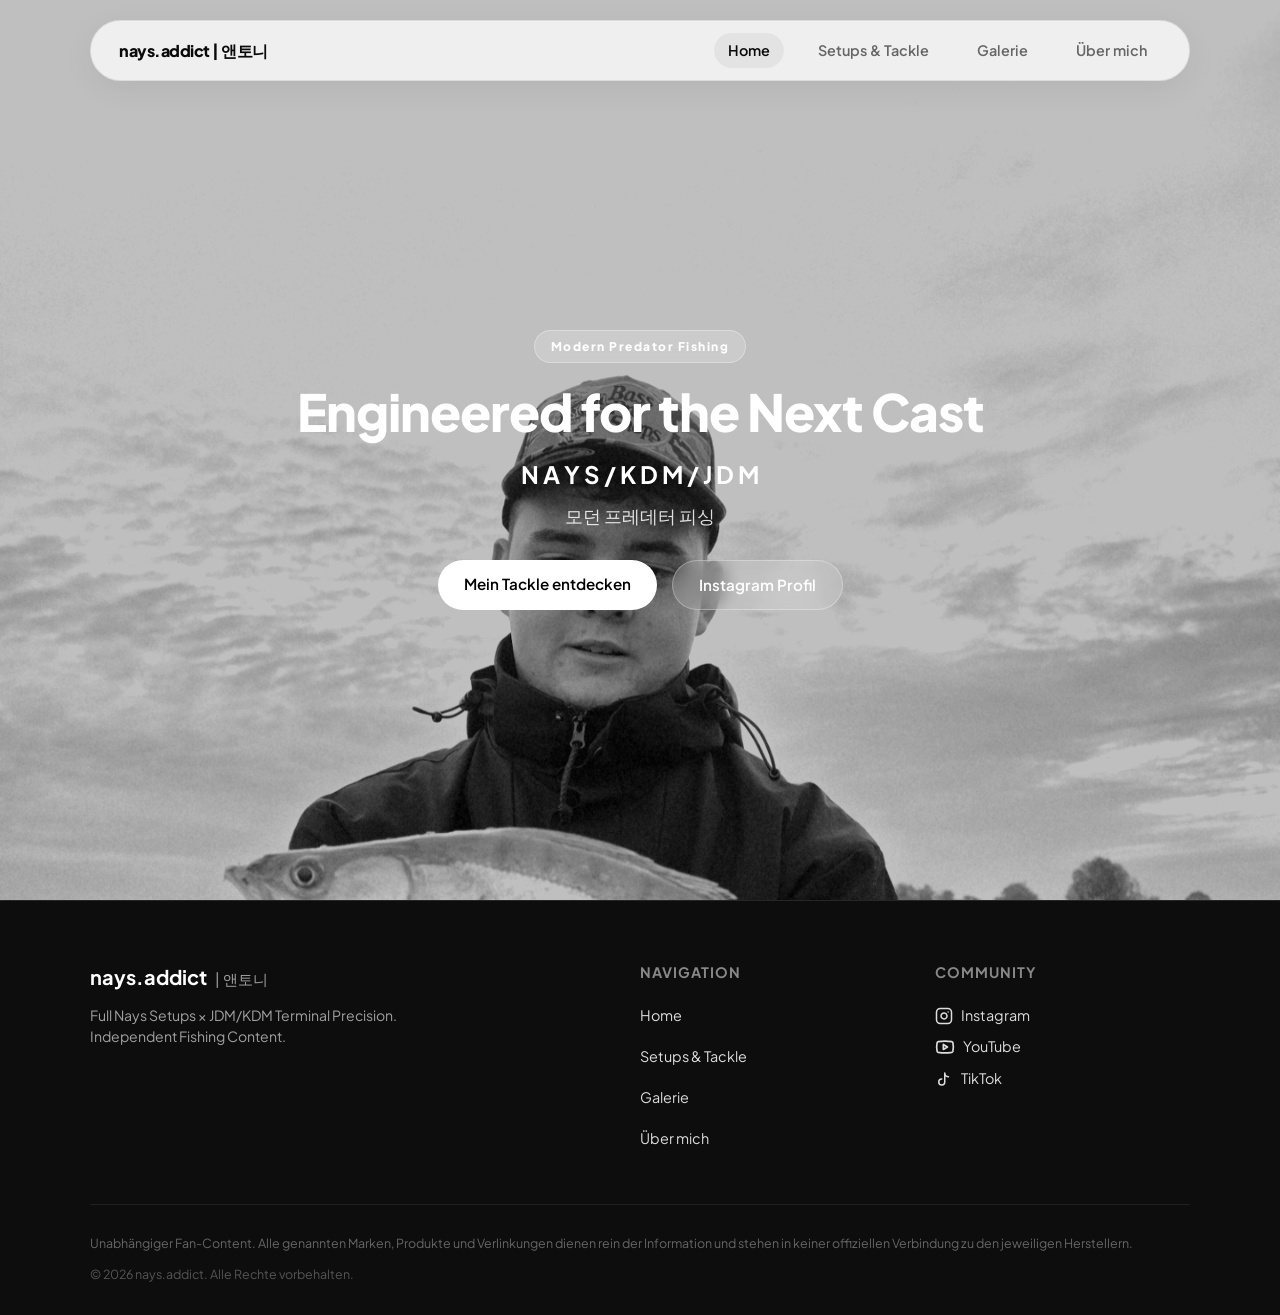
<file: index.html>
<!DOCTYPE html>
<html lang="de">
<head>
  <meta charset="UTF-8">
  <meta name="viewport" content="width=device-width, initial-scale=1.0">
  <title>nays.addict | Angling & Content</title>
  <link rel="stylesheet" href="style.css">
  <!-- Moderne, cleare Schriftart -->
  <link rel="preconnect" href="https://fonts.googleapis.com">
  <link rel="preconnect" href="https://fonts.gstatic.com" crossorigin>
  <link href="https://fonts.googleapis.com/css2?family=Plus+Jakarta+Sans:wght@300;400;600;800&display=swap" rel="stylesheet">
</head>
<body>

  <!-- Schwimmendes Glassmorphism-Menü mit Mobile-Burger-Toggle -->
  <nav class="glass-nav">
    <a href="index.html" class="nav-brand">nays.addict | <span>앤토니</span></a>
    
    <button class="mobile-toggle" aria-label="Menü öffnen" id="menuToggle">
      <span></span>
      <span></span>
      <span></span>
    </button>

    <div class="nav-links" id="navLinks">
      <a href="index.html" class="active">Home</a>
      <a href="tackle.html">Setups & Tackle</a>
      <a href="gallery.html">Galerie</a>
      <a href="about.html">Über mich</a>
    </div>
  </nav>

  <!-- Hero-Section mit großem Schwarz-Weiß-Zanderfoto -->
  <header class="hero">
    <div class="hero-bg">
      <picture>
        <source media="(max-width: 768px)" srcset="zander_h.jpg">
        <img src="zander1.png" alt="Zander Fangbild Schwarz Weiß">
      </picture>
    </div>
    <div class="hero-content">
      <span class="badge">Modern Predator Fishing</span>
      <h1>Engineered for the Next Cast</h1>
      <h2>N A Y S / K D M / J D M</h2>
      <p>모던 프레데터 피싱</p>
      <div class="hero-buttons">
        <a href="tackle.html" class="btn btn-primary">Mein Tackle entdecken</a>
        <a href="https://instagram.com/nays.addict" target="_blank" class="btn btn-glass">Instagram Profil</a>
      </div>
    </div>
  </header>

  <footer class="site-footer">
    <div class="footer-container">
      
      <!-- Spalte 1: Brand & Info -->
      <div class="footer-brand">
        <a href="index.html" class="footer-logo">nays.addict <span>| 앤토니</span></a>
        <p class="footer-tagline">Full Nays Setups × JDM/KDM Terminal Precision. Independent Fishing Content.</p>
      </div>

      <!-- Spalte 2: Navigation -->
      <div class="footer-links">
        <h4>Navigation</h4>
        <ul>
          <li><a href="index.html">Home</a></li>
          <li><a href="tackle.html">Setups & Tackle</a></li>
          <li><a href="gallery.html">Galerie</a></li>
          <li><a href="about.html">Über mich</a></li>
        </ul>
      </div>

      <!-- Spalte 3: Socials -->
      <div class="footer-social">
        <h4>Community</h4>
        <a href="https://instagram.com/nays.addict" target="_blank" rel="noopener noreferrer" class="social-link">
          <svg xmlns="http://www.w3.org/2000/svg" width="18" height="18" viewBox="0 0 24 24" fill="none" stroke="currentColor" stroke-width="2" stroke-linecap="round" stroke-linejoin="round">
            <rect width="20" height="20" x="2" y="2" rx="5" ry="5"/>
            <path d="M16 11.37A4 4 0 1 1 12.63 8 4 4 0 0 1 16 11.37z"/>
            <line x1="17.5" x2="17.51" y1="6.5" y2="6.5"/>
          </svg>
          <span>Instagram</span>
        </a><br>

        <a href="https://www.youtube.com/@nays.addict" target="_blank" rel="noopener noreferrer" class="social-link youtube-btn">
          <svg xmlns="http://www.w3.org/2000/svg" width="20" height="20" viewBox="0 0 24 24" fill="none" stroke="currentColor" stroke-width="2" stroke-linecap="round" stroke-linejoin="round">
            <path d="M2.5 17a24.12 24.12 0 0 1 0-10 2 2 0 0 1 1.4-1.4 49.56 49.56 0 0 1 16.2 0A2 2 0 0 1 21.5 7a24.12 24.12 0 0 1 0 10 2 2 0 0 1-1.4 1.4 49.56 49.56 0 0 1-16.2 0A2 2 0 0 1 2.5 17"/>
            <polygon points="10 15 15 12 10 9 10 15"/>
          </svg>
          <span>YouTube</span>
        </a><br>

        <a href="https://tiktok.com" target="_blank" rel="noopener noreferrer" class="social-link tiktok-btn">
          <svg xmlns="http://www.w3.org/2000/svg" width="18" height="18" viewBox="0 0 24 24" fill="none" stroke="currentColor" stroke-width="2" stroke-linecap="round" stroke-linejoin="round">
            <path d="M9 12a4 4 0 1 0 4 4V4a5 5 0 0 0 5 5"/>
          </svg>
          <span>TikTok</span>
        </a>
      </div>

    </div>

    <!-- Rechtlicher Disclaimer & Copyright -->
    <div class="footer-bottom">
      <p class="disclaimer">
        Unabhängiger Fan-Content. Alle genannten Marken, Produkte und Verlinkungen dienen rein der Information und stehen in keiner offiziellen Verbindung zu den jeweiligen Herstellern.
      </p>
      <div class="copyright">
        &copy; 2026 nays.addict. Alle Rechte vorbehalten.
      </div>
    </div>
  </footer>

  <script>
    const menuToggle = document.getElementById('menuToggle');
    const navLinks = document.getElementById('navLinks');

    menuToggle.addEventListener('click', () => {
      menuToggle.classList.toggle('active');
      navLinks.classList.toggle('active');
    });
  </script>
</body>
</html>
</file>
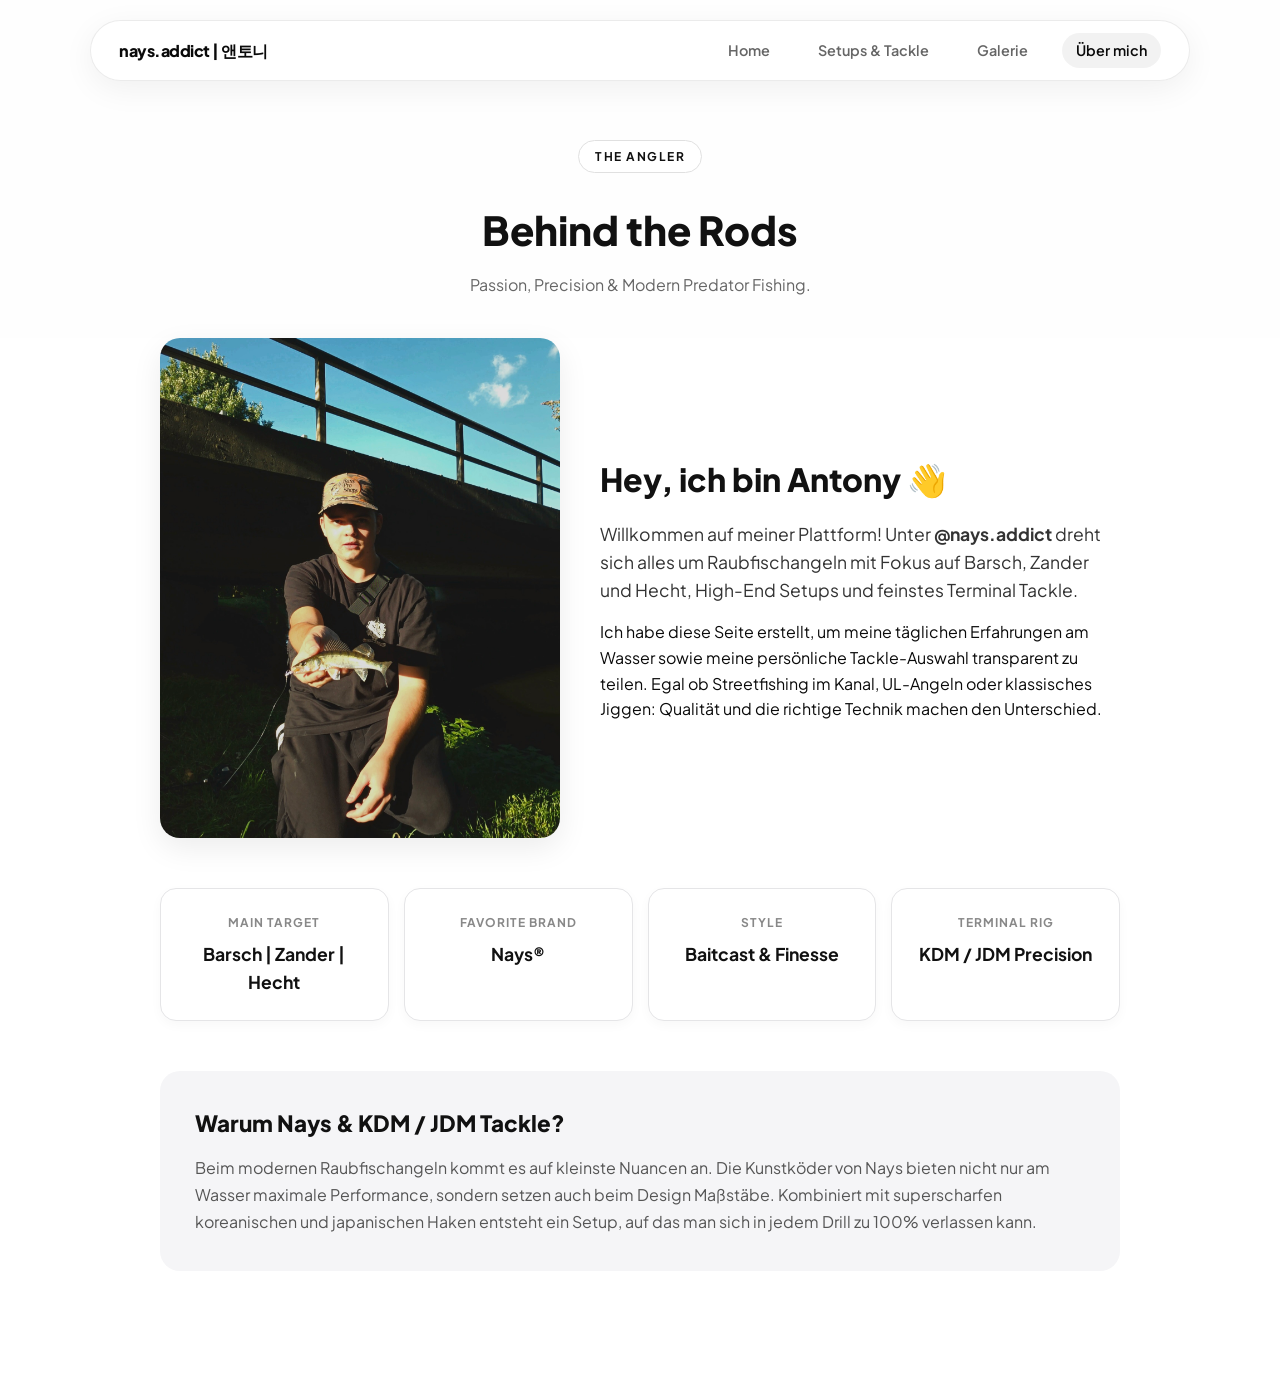
<file: about.html>
<!DOCTYPE html>
<html lang="de">
<head>
  <meta charset="UTF-8">
  <meta name="viewport" content="width=device-width, initial-scale=1.0">
  <title>Über mich | nays.addict</title>
  <link rel="stylesheet" href="style.css">
  <link rel="preconnect" href="https://fonts.googleapis.com">
  <link rel="preconnect" href="https://fonts.gstatic.com" crossorigin>
  <link href="https://fonts.googleapis.com/css2?family=Plus+Jakarta+Sans:wght@300;400;600;800&display=swap" rel="stylesheet">
</head>
<body class="light-theme">

  <!-- GLASS NAVIGATION -->
  <nav class="glass-nav">
    <a href="index.html" class="nav-brand">nays.addict | <span>앤토니</span></a>
    
    <button class="mobile-toggle" aria-label="Menü öffnen" id="menuToggle">
      <span></span>
      <span></span>
      <span></span>
    </button>

    <div class="nav-links" id="navLinks">
      <a href="index.html">Home</a>
      <a href="tackle.html">Setups & Tackle</a>
      <a href="gallery.html">Galerie</a>
      <a href="about.html" class="active">Über mich</a>
    </div>
  </nav>

  <!-- PAGE HEADER -->
  <header class="page-header">
    <span class="badge">THE ANGLER</span>
    <h1>Behind the Rods</h1>
    <p>Passion, Precision & Modern Predator Fishing.</p>
  </header>

  <main class="about-container">
    
    <!-- PROFILE HERO SECTION -->
    <section class="about-hero">
      <div class="about-image-wrapper">
        <img src="about.jpg" alt="Antony Profile">
      </div>
      <div class="about-intro">
        <h2>Hey, ich bin Antony 👋</h2>
        <p class="lead-text">
          Willkommen auf meiner Plattform! Unter <strong>@nays.addict</strong> dreht sich alles um Raubfischangeln mit Fokus auf Barsch, Zander und Hecht, High-End Setups und feinstes Terminal Tackle.
        </p>
        <p>
          Ich habe diese Seite erstellt, um meine täglichen Erfahrungen am Wasser sowie meine persönliche Tackle-Auswahl transparent zu teilen. Egal ob Streetfishing im Kanal, UL-Angeln oder klassisches Jiggen: Qualität und die richtige Technik machen den Unterschied.
        </p>
      </div>
    </section>

    <!-- QUICK STATS BENTO GRID -->
    <section class="stats-section">
      <div class="stats-grid">
        <div class="stat-card">
          <span class="stat-label">Main Target</span>
          <h3>Barsch | Zander | Hecht</h3>
        </div>
        <div class="stat-card">
          <span class="stat-label">Favorite Brand</span>
          <h3>Nays®</h3>
        </div>
        <div class="stat-card">
          <span class="stat-label">Style</span>
          <h3>Baitcast & Finesse</h3>
        </div>
        <div class="stat-card">
          <span class="stat-label">Terminal Rig</span>
          <h3>KDM / JDM Precision</h3>
        </div>
      </div>
    </section>

    <!-- PHILOSOPHY / STORY -->
    <section class="about-section">
      <h3>Warum Nays & KDM / JDM Tackle?</h3>
      <p>
        Beim modernen Raubfischangeln kommt es auf kleinste Nuancen an. Die Kunstköder von Nays bieten nicht nur am Wasser maximale Performance, sondern setzen auch beim Design Maßstäbe. Kombiniert mit superscharfen koreanischen und japanischen Haken entsteht ein Setup, auf das man sich in jedem Drill zu 100% verlassen kann.
      </p>
    </section>

  </main>

  <script>
    const menuToggle = document.getElementById('menuToggle');
    const navLinks = document.getElementById('navLinks');

    menuToggle.addEventListener('click', () => {
      menuToggle.classList.toggle('active');
      navLinks.classList.toggle('active');
    });
  </script>
</body>
</html>
</file>
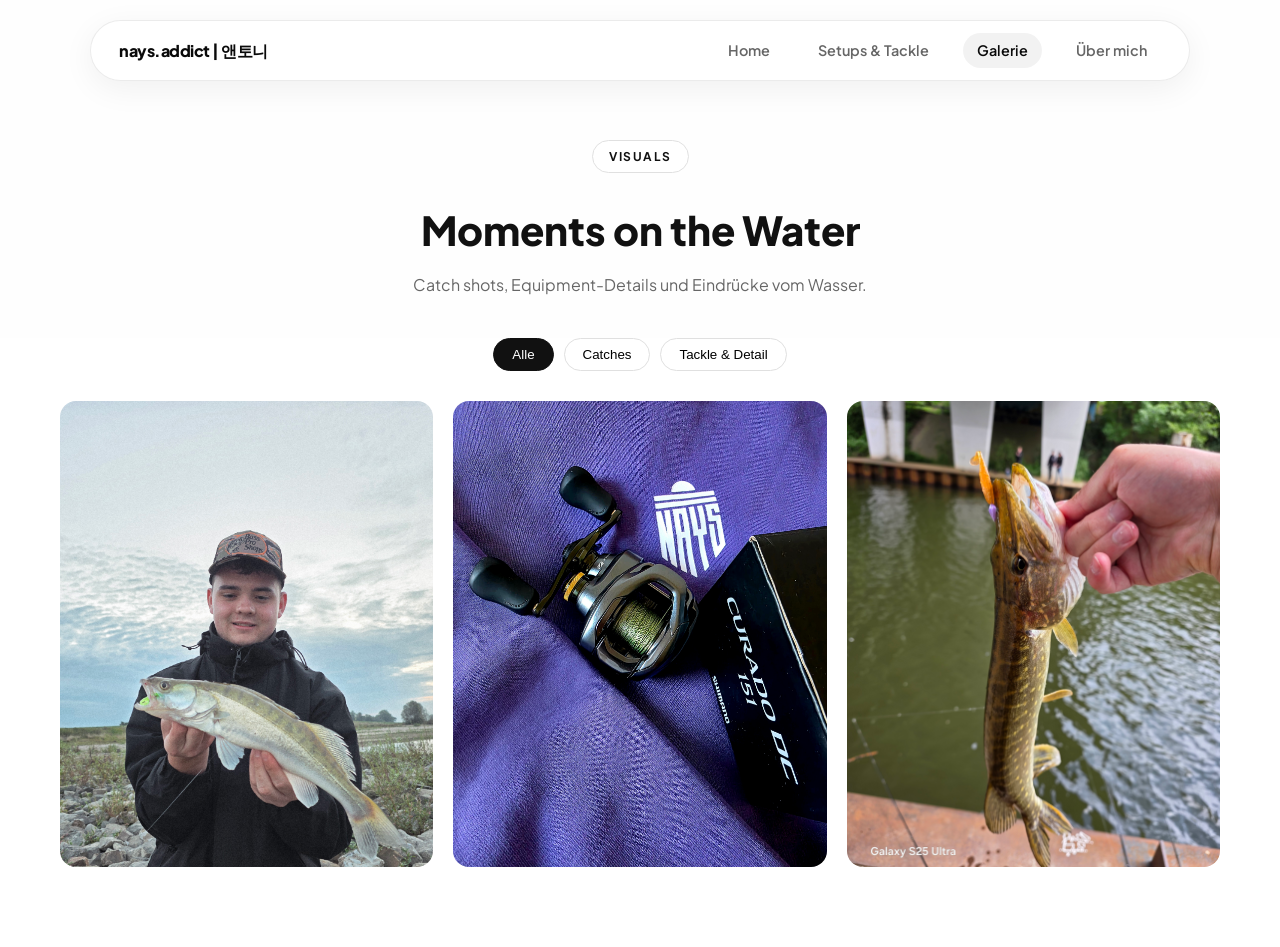
<file: gallery.html>
<!DOCTYPE html>
<html lang="de">
<head>
  <meta charset="UTF-8">
  <meta name="viewport" content="width=device-width, initial-scale=1.0">
  <title>Galerie | nays.addict</title>
  <link rel="stylesheet" href="style.css">
  <link rel="preconnect" href="https://fonts.googleapis.com">
  <link rel="preconnect" href="https://fonts.gstatic.com" crossorigin>
  <link href="https://fonts.googleapis.com/css2?family=Plus+Jakarta+Sans:wght@300;400;600;800&display=swap" rel="stylesheet">
</head>
<body class="light-theme">

  <!-- GLASS NAVIGATION -->
  <nav class="glass-nav">
    <a href="index.html" class="nav-brand">nays.addict | <span>앤토니</span></a>
    
    <button class="mobile-toggle" aria-label="Menü öffnen" id="menuToggle">
      <span></span>
      <span></span>
      <span></span>
    </button>

    <div class="nav-links" id="navLinks">
      <a href="index.html">Home</a>
      <a href="tackle.html">Setups & Tackle</a>
      <a href="gallery.html" class="active">Galerie</a>
      <a href="about.html">Über mich</a>
    </div>
  </nav>

  <!-- PAGE HEADER -->
  <header class="page-header">
    <span class="badge">VISUALS</span>
    <h1>Moments on the Water</h1>
    <p>Catch shots, Equipment-Details und Eindrücke vom Wasser.</p>
  </header>

  <!-- GALLERY FILTER -->
  <section class="filter-section">
    <div class="filter-container">
      <button class="filter-btn active" data-filter="all">Alle</button>
      <button class="filter-btn" data-filter="catches">Catches</button>
      <button class="filter-btn" data-filter="tackle">Tackle & Detail</button>
    </div>
  </section>

  <!-- GALLERY GRID -->
  <main class="gallery-container">
    <div class="gallery-grid">

      <!-- ITEM 1 -->
      <div class="gallery-item" data-category="catches">
        <img src="zanderpb.jpg" alt="Zander Catch">
        <div class="gallery-overlay">
          <span class="gallery-tag">Zander</span>
          <h3>PB Zander auf Nays VNM</h3>
        </div>
      </div>

      <!-- ITEM 2 -->
      <div class="gallery-item" data-category="tackle">
        <img src="shimanodc.jpg" alt="Baitcast Setup Detail">
        <div class="gallery-overlay">
          <span class="gallery-tag">Setup</span>
          <h3>Shimano DC</h3>
        </div>
      </div>

      <!-- ITEM 3 -->
      <div class="gallery-item" data-category="catches">
        <img src="hecht.jpg" alt="Hecht Catch">
        <div class="gallery-overlay">
          <span class="gallery-tag">Hecht</span>
          <h3>Hecht auf VNM</h3>
        </div>
      </div>

    </div>
  </main>

  <!-- SCRIPTS -->
  <script>
    document.addEventListener('DOMContentLoaded', () => {
      // Burger Menu Toggle
      const menuToggle = document.getElementById('menuToggle');
      const navLinks = document.getElementById('navLinks');

      menuToggle.addEventListener('click', () => {
        menuToggle.classList.toggle('active');
        navLinks.classList.toggle('active');
      });

      // Filter Logic
      const filterButtons = document.querySelectorAll('.filter-btn');
      const galleryItems = document.querySelectorAll('.gallery-item');

      filterButtons.forEach(button => {
        button.addEventListener('click', () => {
          filterButtons.forEach(btn => btn.classList.remove('active'));
          button.classList.add('active');

          const filterValue = button.getAttribute('data-filter');

          galleryItems.forEach(item => {
            const itemCategory = item.getAttribute('data-category');
            if (filterValue === 'all' || filterValue === itemCategory) {
              item.style.display = 'block';
            } else {
              item.style.display = 'none';
            }
          });
        });
      });
    });
  </script>
</body>
</html>
</file>
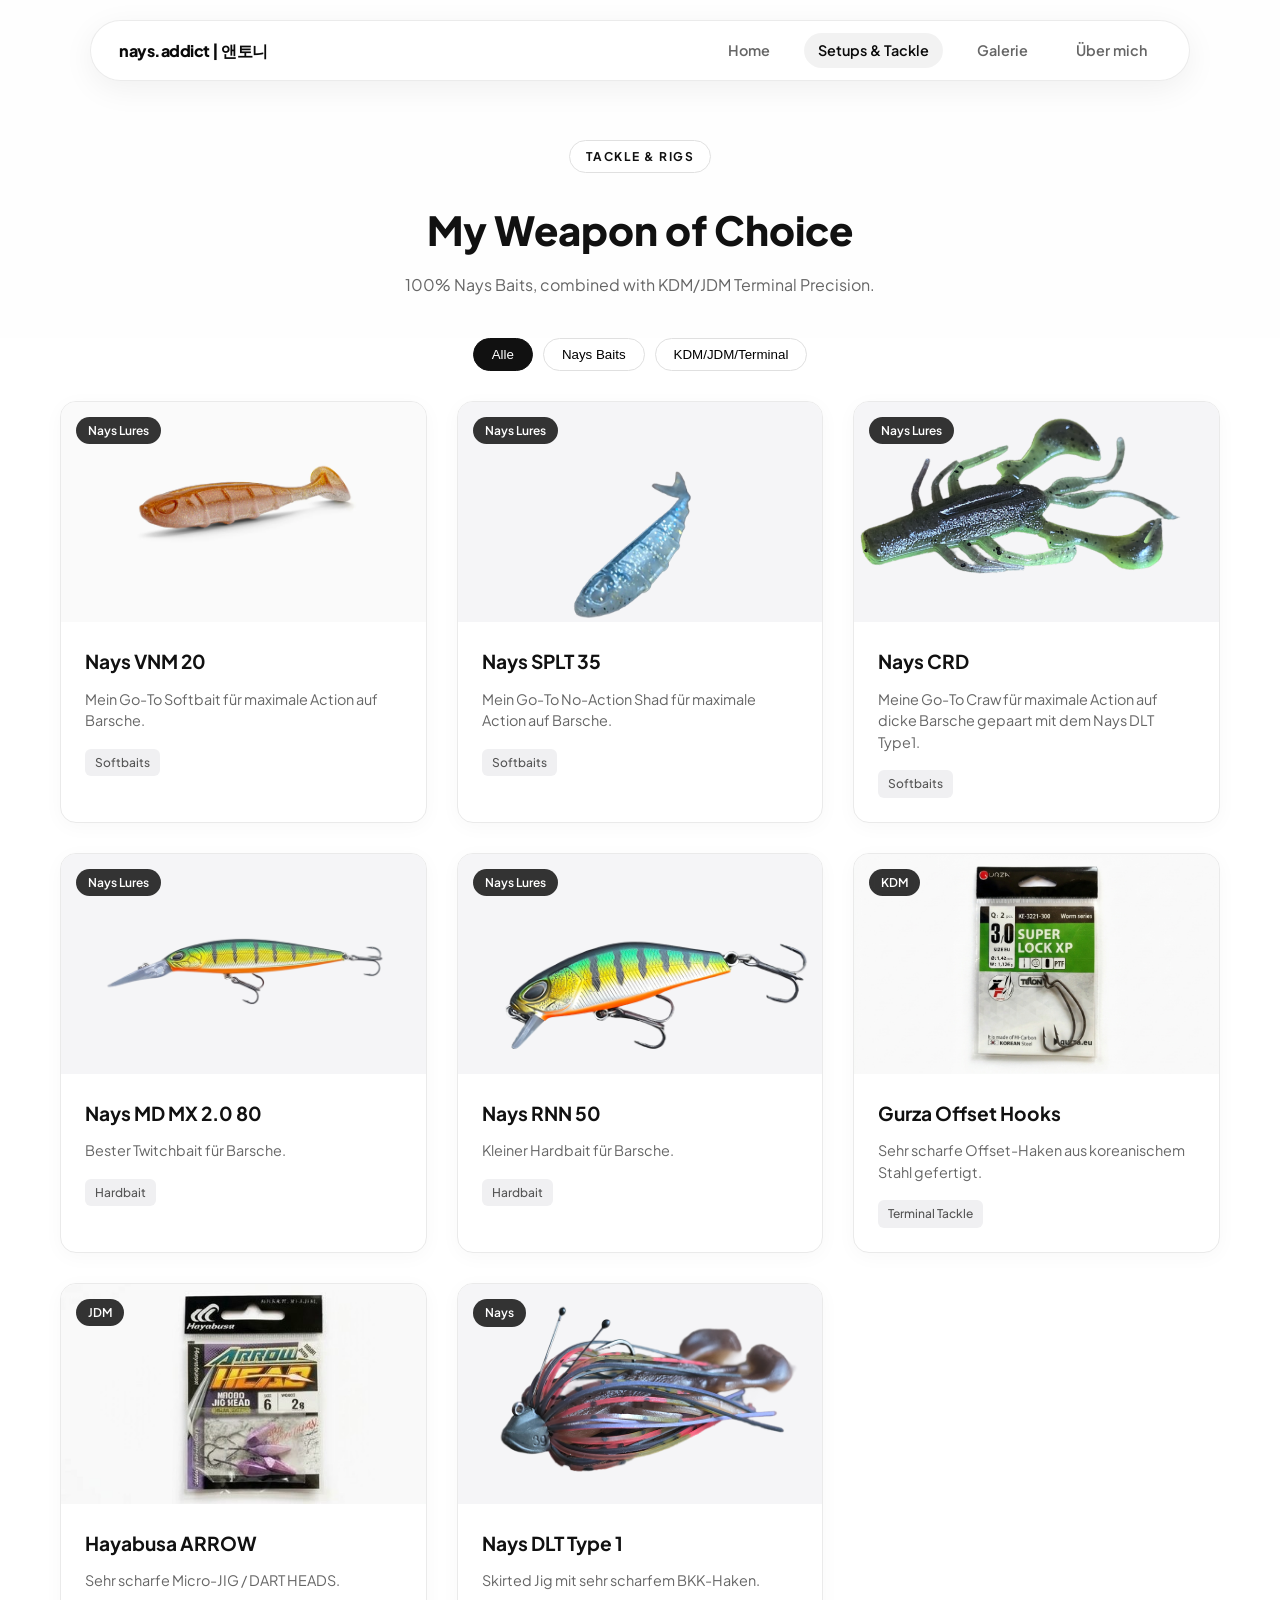
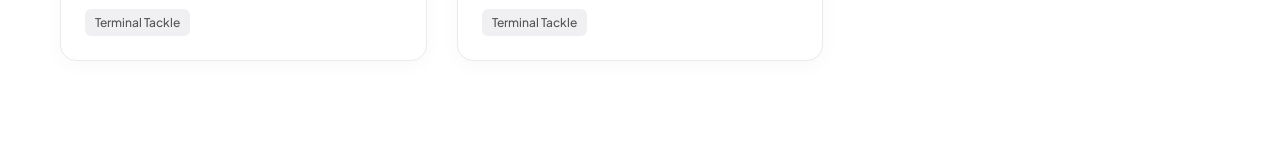
<file: tackle.html>
<!DOCTYPE html>
<html lang="de">
<head>
  <meta charset="UTF-8">
  <meta name="viewport" content="width=device-width, initial-scale=1.0">
  <title>Setups & Tackle | nays.addict</title>
  <link rel="stylesheet" href="style.css">
  <link rel="preconnect" href="https://fonts.googleapis.com">
  <link rel="preconnect" href="https://fonts.gstatic.com" crossorigin>
  <link href="https://fonts.googleapis.com/css2?family=Plus+Jakarta+Sans:wght@300;400;600;800&display=swap" rel="stylesheet">
</head>
<body class="light-theme">

  <!-- GLASS NAVIGATION -->
  <nav class="glass-nav">
    <a href="index.html" class="nav-brand">nays.addict | <span>앤토니</span></a>
    
    <button class="mobile-toggle" aria-label="Menü öffnen" id="menuToggle">
      <span></span>
      <span></span>
      <span></span>
    </button>

    <div class="nav-links" id="navLinks">
      <a href="index.html">Home</a>
      <a href="tackle.html" class="active">Setups & Tackle</a>
      <a href="gallery.html">Galerie</a>
      <a href="about.html">Über mich</a>
    </div>
  </nav>

  <!-- PAGE HEADER -->
  <header class="page-header">
    <span class="badge">TACKLE & RIGS</span>
    <h1>My Weapon of Choice</h1>
    <p>100% Nays Baits, combined with KDM/JDM Terminal Precision.</p>
  </header>

  <!-- FILTER BUTTONS -->
  <section class="filter-section">
    <div class="filter-container">
      <button class="filter-btn active" data-filter="all">Alle</button>
      <button class="filter-btn" data-filter="baits">Nays Baits</button>
      <button class="filter-btn" data-filter="terminal">KDM/JDM/Terminal</button>
    </div>
  </section>

  <!-- TACKLE GRID -->
  <main class="tackle-grid-container">
    <div class="tackle-grid">

      <!-- CARD 1: NAYS BAITS -->
      <article class="tackle-card" data-category="baits">
        <div class="card-badge Nays">Nays Lures</div>
        <div class="card-image">
          <img src="vnm.webp" alt="Nays VNM">
        </div>
        <div class="card-content">
          <h3>Nays VNM 20</h3>
          <p class="card-desc">Mein Go-To Softbait für maximale Action auf Barsche.</p>
          <span class="tag">Softbaits</span>
        </div>
      </article>

      <article class="tackle-card" data-category="baits">
        <div class="card-badge Nays">Nays Lures</div>
        <div class="card-image">
          <img src="splt.png" alt="Nays SPLT">
        </div>
        <div class="card-content">
          <h3>Nays SPLT 35</h3>
          <p class="card-desc">Mein Go-To No-Action Shad für maximale Action auf Barsche.</p>
          <span class="tag">Softbaits</span>
        </div>
      </article>

      <article class="tackle-card" data-category="baits">
        <div class="card-badge Nays">Nays Lures</div>
        <div class="card-image">
          <img src="crd.png" alt="Nays CRD">
        </div>
        <div class="card-content">
          <h3>Nays CRD</h3>
          <p class="card-desc">Meine Go-To Craw für maximale Action auf dicke Barsche gepaart mit dem Nays DLT Type1.</p>
          <span class="tag">Softbaits</span>
        </div>
      </article>

      <article class="tackle-card" data-category="baits">
        <div class="card-badge Nays">Nays Lures</div>
        <div class="card-image">
          <img src="mdmx2.png" alt="Nays MD MX 2.0">
        </div>
        <div class="card-content">
          <h3>Nays MD MX 2.0 80</h3>
          <p class="card-desc">Bester Twitchbait für Barsche.</p>
          <span class="tag">Hardbait</span>
        </div>
      </article>

      <article class="tackle-card" data-category="baits">
        <div class="card-badge Nays">Nays Lures</div>
        <div class="card-image">
          <img src="rnn.png" alt="Nays RNN 50">
        </div>
        <div class="card-content">
          <h3>Nays RNN 50</h3>
          <p class="card-desc">Kleiner Hardbait für Barsche.</p>
          <span class="tag">Hardbait</span>
        </div>
      </article>

      <!-- CARD 2: TERMINAL GEAR -->
      <article class="tackle-card" data-category="terminal">
        <div class="card-badge kdm">KDM</div>
        <div class="card-image">
          <img src="gurza.jpeg" alt="KDM Terminal Tackle">
        </div>
        <div class="card-content">
          <h3>Gurza Offset Hooks</h3>
          <p class="card-desc">Sehr scharfe Offset-Haken aus koreanischem Stahl gefertigt.</p>
          <span class="tag">Terminal Tackle</span>
        </div>
      </article>

      <article class="tackle-card" data-category="terminal">
        <div class="card-badge kdm">JDM</div>
        <div class="card-image">
          <img src="hayabusa.jpeg" alt="JDM Terminal Tackle">
        </div>
        <div class="card-content">
          <h3>Hayabusa ARROW</h3>
          <p class="card-desc">Sehr scharfe Micro-JIG / DART HEADS.</p>
          <span class="tag">Terminal Tackle</span>
        </div>
      </article>

      <article class="tackle-card" data-category="terminal">
        <div class="card-badge kdm">Nays</div>
        <div class="card-image">
          <img src="dlt.png" alt="Nays Terminal Tackle">
        </div>
        <div class="card-content">
          <h3>Nays DLT Type 1</h3>
          <p class="card-desc">Skirted Jig mit sehr scharfem BKK-Haken.</p>
          <span class="tag">Terminal Tackle</span>
        </div>
      </article>
    </div>
  </main>

  <!-- SCRIPTS -->
  <script>
    document.addEventListener('DOMContentLoaded', () => {
      // Burger Menu Toggle
      const menuToggle = document.getElementById('menuToggle');
      const navLinks = document.getElementById('navLinks');

      menuToggle.addEventListener('click', () => {
        menuToggle.classList.toggle('active');
        navLinks.classList.toggle('active');
      });

      // Filter Logic
      const filterButtons = document.querySelectorAll('.filter-btn');
      const tackleCards = document.querySelectorAll('.tackle-card');

      filterButtons.forEach(button => {
        button.addEventListener('click', () => {
          filterButtons.forEach(btn => btn.classList.remove('active'));
          button.classList.add('active');

          const filterValue = button.getAttribute('data-filter');

          tackleCards.forEach(card => {
            const cardCategory = card.getAttribute('data-category');

            if (filterValue === 'all' || filterValue === cardCategory) {
              card.style.display = 'block';
            } else {
              card.style.display = 'none';
            }
          });
        });
      });
    });
  </script>
</body>
</html>
</file>
<file: style.css>
:root {
  --bg-color: #ffffff;
  --text-main: #0a0a0a;
  --text-muted: #666666;
  --border-light: rgba(0, 0, 0, 0.08);
  --glass-bg: rgba(255, 255, 255, 0.65);
  --glass-border: rgba(255, 255, 255, 0.8);
  --glass-shadow: 0 8px 32px 0 rgba(0, 0, 0, 0.06);
}

* {
  margin: 0;
  padding: 0;
  box-sizing: border-box;
}

html {
  -webkit-text-size-adjust: 100%;
}

body {
  font-family: 'Plus Jakarta Sans', sans-serif;
  background-color: var(--bg-color);
  color: var(--text-main);
  line-height: 1.6;
  overflow-x: hidden;
}

/* FLOATING GLASS MENU */
.glass-nav {
  position: fixed;
  top: 20px;
  left: 50%;
  transform: translateX(-50%);
  width: 90%;
  max-width: 1100px;
  z-index: 1000;

  background: rgba(255, 255, 255, 0.75);
  backdrop-filter: blur(1px);
  -webkit-backdrop-filter: blur(1px);

  border: 1px solid rgba(0, 0, 0, 0.08);
  box-shadow: 0 8px 32px rgba(0, 0, 0, 0.06);
  border-radius: 40px;
  padding: 12px 28px;

  display: flex;
  justify-content: space-between;
  align-items: center;
}

.nav-brand {
  font-weight: 800;
  letter-spacing: -0.5px;
  text-decoration: none;
  color: var(--text-main);
  font-size: 1rem;
  white-space: nowrap;
}

.nav-links {
  display: flex;
  gap: 20px;
}

.nav-links a {
  text-decoration: none;
  color: var(--text-muted);
  font-size: 0.9rem;
  font-weight: 600;
  transition: all 0.2s ease;
  padding: 6px 14px;
  border-radius: 20px;
}

.nav-links a:hover,
.nav-links a.active {
  color: var(--text-main);
  background: rgba(0, 0, 0, 0.05);
}

/* MOBILE BURGER BUTTON (standardmäßig versteckt am Desktop) */
.mobile-toggle {
  display: none;
  flex-direction: column;
  justify-content: center;
  align-items: center;
  gap: 5px;
  width: 40px;
  height: 40px;
  background: transparent;
  border: none;
  cursor: pointer;
  z-index: 1001;
  flex-shrink: 0;
}

.mobile-toggle span {
  display: block;
  width: 22px;
  height: 2px;
  background-color: var(--text-main);
  border-radius: 2px;
  transition: transform 0.3s ease, opacity 0.3s ease;
}

/* Burger -> X Animation wenn aktiv */
.mobile-toggle.active span:nth-child(1) {
  transform: translateY(7px) rotate(45deg);
}
.mobile-toggle.active span:nth-child(2) {
  opacity: 0;
}
.mobile-toggle.active span:nth-child(3) {
  transform: translateY(-7px) rotate(-45deg);
}

/* HERO SECTION */
.hero {
  position: relative;
  height: 100vh;
  min-height: 750px;
  display: flex;
  align-items: center;
  justify-content: center;
  text-align: center;
  padding: 80px 20px 40px;
  overflow: hidden;
}
.hero-bg {
  position: absolute;
  top: 0;
  left: 0;
  width: 100%;
  height: 100%;
  z-index: -1;
}

.hero-bg img {
  width: 100%;
  height: 100%;
  object-fit: cover;
  object-position: center 45%;
  filter: grayscale(100%) contrast(1.1) brightness(0.75);
}

.hero-content {
  max-width: 700px;
  color: #ffffff;
  z-index: 1;
}

.badge {
  display: inline-block;
  font-size: 0.75rem;
  font-weight: 800;
  letter-spacing: 1.5px;
  background: rgba(255, 255, 255, 0.2);
  backdrop-filter: blur(10px);
  padding: 6px 16px;
  border-radius: 30px;
  margin-bottom: 20px;
  border: 1px solid rgba(255, 255, 255, 0.3);
}

.hero h1 {
  font-size: 3.2rem;
  font-weight: 800;
  line-height: 1.1;
  margin-bottom: 16px;
  letter-spacing: -1px;
}

.hero h2 {
  font-size: 1.5rem;
  margin-bottom: 8px;
}

.hero p {
  font-size: 1.1rem;
  color: rgba(255, 255, 255, 0.85);
  margin-bottom: 30px;
}

/* BUTTONS */
.hero-buttons {
  display: flex;
  gap: 15px;
  justify-content: center;
  flex-wrap: wrap;
}

.btn {
  padding: 12px 26px;
  border-radius: 30px;
  text-decoration: none;
  font-weight: 600;
  font-size: 0.95rem;
  transition: transform 0.2s ease, box-shadow 0.2s ease;
  display: inline-block;
}

.btn:hover {
  transform: translateY(-2px);
}

.btn-primary {
  background-color: #ffffff;
  color: #000000;
}

.btn-glass {
  background: rgba(255, 255, 255, 0.15);
  color: #ffffff;
  backdrop-filter: blur(10px);
  border: 1px solid rgba(255, 255, 255, 0.3);
}

/* CONTENT CONTAINER */
.container {
  max-width: 1000px;
  margin: 80px auto;
  padding: 0 20px;
}

.intro-grid {
  display: grid;
  grid-template-columns: repeat(auto-fit, minmax(280px, 1fr));
  gap: 20px;
}

.glass-card {
  background: #ffffff;
  border: 1px solid var(--border-light);
  padding: 30px;
  border-radius: 20px;
  box-shadow: 0 10px 30px rgba(0, 0, 0, 0.03);
}

.glass-card h3 {
  font-size: 1.2rem;
  margin-bottom: 10px;
}

.glass-card p {
  color: var(--text-muted);
  font-size: 0.95rem;
}

/* FOOTER STYLES */
.site-footer {
  background-color: #0d0d0d;
  color: #ffffff;
  padding: 60px 20px 30px;
  border-top: 1px solid rgba(255, 255, 255, 0.1);
  font-family: inherit;
}

.footer-container {
  max-width: 1100px;
  margin: 0 auto;
  display: grid;
  grid-template-columns: 2fr 1fr 1fr;
  gap: 40px;
  padding-bottom: 40px;
  border-bottom: 1px solid rgba(255, 255, 255, 0.08);
}

.footer-logo {
  font-size: 1.25rem;
  font-weight: 700;
  color: #ffffff;
  text-decoration: none;
  display: inline-block;
  margin-bottom: 12px;
}

.footer-logo span {
  font-weight: 400;
  opacity: 0.6;
  font-size: 0.95rem;
  margin-left: 4px;
}

.footer-tagline {
  color: #a0a0a0;
  font-size: 0.88rem;
  line-height: 1.5;
  max-width: 360px;
}

.footer-links h4,
.footer-social h4 {
  font-size: 0.9rem;
  text-transform: uppercase;
  letter-spacing: 1px;
  margin-bottom: 16px;
  color: #888888;
}

.footer-links ul {
  list-style: none;
  padding: 0;
  margin: 0;
}

.footer-links li {
  margin-bottom: 10px;
}

.footer-links a,
.social-link {
  color: #dddddd;
  text-decoration: none;
  font-size: 0.9rem;
  transition: color 0.2s ease;
  display: inline-flex;
  align-items: center;
  gap: 8px;
  padding: 4px 0;
}

.footer-links a:hover,
.social-link:hover {
  color: #ffffff;
}

.footer-bottom {
  max-width: 1100px;
  margin: 30px auto 0;
  display: flex;
  flex-direction: column;
  gap: 12px;
  font-size: 0.78rem;
  color: #666666;
}

.disclaimer {
  line-height: 1.4;
  margin: 0;
}

.copyright {
  opacity: 0.8;
}

/* TACKLE / GALLERY PAGE HEADER */
.page-header {
  padding: 140px 20px 40px;
  text-align: center;
  background-color: #fcfcfc56;
}

.page-header .badge {
  display: inline-block;
  font-size: 0.75rem;
  font-weight: 700;
  letter-spacing: 1.5px;
  text-transform: uppercase;
  background: #ffffff;
  color: #111111;
  padding: 6px 16px;
  border-radius: 20px;
  border: 1px solid #e0e0e0;
  margin-bottom: 15px;
}

.page-header h1 {
  font-size: 2.5rem;
  font-weight: 800;
  margin: 10px 0;
  color: #111111;
}

.page-header p {
  color: #666666;
  font-size: 1rem;
  padding: 0 10px;
}

/* FILTER */
.filter-section {
  display: flex;
  justify-content: center;
  padding-bottom: 30px;
  background: #ffffff;
  padding-left: 16px;
  padding-right: 16px;
}

.filter-container {
  display: flex;
  gap: 10px;
  flex-wrap: wrap;
  justify-content: center;
}

.filter-btn {
  padding: 8px 18px;
  border-radius: 30px;
  border: 1px solid #e0e0e0;
  background: #ffffff;
  font-weight: 500;
  cursor: pointer;
  transition: all 0.2s ease;
}

.filter-btn.active,
.filter-btn:hover {
  background: #111111;
  color: #ffffff;
  border-color: #111111;
}

/* GRID */
.tackle-grid-container {
  max-width: 1200px;
  margin: 0 auto;
  padding: 0 20px 80px;
}

.tackle-grid {
  display: grid;
  grid-template-columns: repeat(auto-fit, minmax(320px, 1fr));
  gap: 30px;
}

/* CARDS */
.tackle-card {
  background: #ffffff;
  border-radius: 16px;
  border: 1px solid #eaeaea;
  overflow: hidden;
  box-shadow: 0 4px 20px rgba(0,0,0,0.03);
  transition: transform 0.3s ease, box-shadow 0.3s ease;
  position: relative;
  animation: fadeIn 0.3s ease-in-out;
}

.tackle-card:hover {
  transform: translateY(-5px);
  box-shadow: 0 12px 30px rgba(0,0,0,0.08);
}

@keyframes fadeIn {
  from {
    opacity: 0;
    transform: translateY(10px);
  }
  to {
    opacity: 1;
    transform: translateY(0);
  }
}

.card-badge {
  position: absolute;
  top: 15px;
  left: 15px;
  background: rgba(17, 17, 17, 0.85);
  color: #ffffff;
  font-size: 0.75rem;
  font-weight: 600;
  padding: 4px 12px;
  border-radius: 20px;
  backdrop-filter: blur(4px);
  z-index: 2;
}

.card-image {
  height: 220px;
  background: #f5f5f7;
  overflow: hidden;
}

.card-image img {
  width: 100%;
  height: 100%;
  object-fit: cover;
}

.card-content {
  padding: 24px;
}

.card-content h3 {
  font-size: 1.2rem;
  margin-bottom: 12px;
  color: #111111;
}

.specs-list {
  list-style: none;
  padding: 0;
  margin: 0 0 16px;
  font-size: 0.88rem;
  color: #444444;
}

.specs-list li {
  margin-bottom: 6px;
}

.card-desc {
  font-size: 0.9rem;
  color: #666666;
  line-height: 1.5;
  margin-bottom: 16px;
}

.tag {
  display: inline-block;
  font-size: 0.75rem;
  background: #f0f0f2;
  color: #555555;
  padding: 4px 10px;
  border-radius: 6px;
  font-weight: 500;
}

/* GALLERY STYLES */
.gallery-container {
  max-width: 1200px;
  margin: 0 auto;
  padding: 0 20px 80px;
}

.gallery-grid {
  display: grid;
  grid-template-columns: repeat(auto-fill, minmax(280px, 1fr));
  gap: 20px;
}

.gallery-item {
  position: relative;
  border-radius: 16px;
  overflow: hidden;
  background: #f0f0f2;
  aspect-ratio: 4 / 5;
  cursor: pointer;
}

.gallery-item img {
  width: 100%;
  height: 100%;
  object-fit: cover;
  transition: transform 0.4s ease;
}

.gallery-overlay {
  position: absolute;
  inset: 0;
  background: linear-gradient(to top, rgba(0, 0, 0, 0.8), transparent 60%);
  display: flex;
  flex-direction: column;
  justify-content: flex-end;
  padding: 20px;
  opacity: 0;
  transition: opacity 0.3s ease;
}

.gallery-item:hover img {
  transform: scale(1.05);
}

.gallery-item:hover .gallery-overlay {
  opacity: 1;
}

.gallery-tag {
  align-self: flex-start;
  font-size: 0.7rem;
  font-weight: 600;
  text-transform: uppercase;
  background: rgba(255, 255, 255, 0.2);
  backdrop-filter: blur(4px);
  color: #ffffff;
  padding: 4px 10px;
  border-radius: 12px;
  margin-bottom: 8px;
}

.gallery-overlay h3 {
  color: #ffffff;
  font-size: 1.1rem;
  font-weight: 700;
  margin: 0;
}

/* ABOUT PAGE STYLES */
.about-container {
  max-width: 1000px;
  margin: 0 auto;
  padding: 0 20px 80px;
}

.about-hero {
  display: grid;
  grid-template-columns: 1fr 1.3fr;
  gap: 40px;
  align-items: center;
  margin-bottom: 50px;
}

.about-image-wrapper {
  border-radius: 20px;
  overflow: hidden;
  box-shadow: 0 10px 30px rgba(0, 0, 0, 0.08);
  aspect-ratio: 4 / 5;
}

.about-image-wrapper img {
  width: 100%;
  height: 100%;
  object-fit: cover;
}

.about-intro h2 {
  font-size: 2rem;
  font-weight: 800;
  margin-bottom: 15px;
  color: #111111;
}

.lead-text {
  font-size: 1.1rem;
  line-height: 1.6;
  color: #333333;
  margin-bottom: 15px;
}

.stats-section {
  margin-bottom: 50px;
}

.stats-grid {
  display: grid;
  grid-template-columns: repeat(auto-fit, minmax(200px, 1fr));
  gap: 15px;
}

.stat-card {
  background: #ffffff;
  border: 1px solid #e5e5e7;
  padding: 24px;
  border-radius: 16px;
  text-align: center;
  box-shadow: 0 4px 12px rgba(0, 0, 0, 0.03);
  transition: transform 0.2s ease;
}

.stat-card:hover {
  transform: translateY(-3px);
}

.stat-label {
  font-size: 0.75rem;
  font-weight: 700;
  text-transform: uppercase;
  color: #888888;
  letter-spacing: 1px;
  display: block;
  margin-bottom: 8px;
}

.stat-card h3 {
  font-size: 1.1rem;
  font-weight: 700;
  color: #111111;
  margin: 0;
}

.about-section {
  background: #f5f5f7;
  padding: 35px;
  border-radius: 20px;
  margin-bottom: 30px;
}

.about-section h3 {
  font-size: 1.4rem;
  font-weight: 800;
  color: #111111;
  margin-bottom: 12px;
}

.about-section p {
  color: #555555;
  line-height: 1.7;
}

img {
  max-width: 100%;
  height: auto;
  display: block;
}

/* =========================================
   MOBILE RESPONSIVE (Tablet & Phone)
   ========================================= */
@media (max-width: 768px) {

  /* Nav: Burger einblenden, Links standardmäßig ausblenden */
  .glass-nav {
    padding: 10px 18px;
    border-radius: 24px;
  }

  .mobile-toggle {
    display: flex;
  }

  .nav-links {
    position: absolute;
    top: calc(100% + 12px);
    left: 0;
    right: 0;
    background: rgba(255, 255, 255, 0.97);
    backdrop-filter: blur(10px);
    border: 1px solid rgba(0, 0, 0, 0.08);
    box-shadow: 0 12px 30px rgba(0, 0, 0, 0.1);
    border-radius: 20px;
    flex-direction: column;
    gap: 4px;
    padding: 14px;

    opacity: 0;
    visibility: hidden;
    transform: translateY(-10px);
    transition: all 0.25s ease;
  }

  .nav-links.active {
    opacity: 1;
    visibility: visible;
    transform: translateY(0);
  }

  .nav-links a {
    width: 100%;
    padding: 12px 16px;
    font-size: 1rem;
    border-radius: 12px;
    text-align: left;
  }

  /* Handy: Bildausschnitt + Abdunkeln */
  .hero-bg img {
    object-position: center 12%;
    filter: grayscale(100%) contrast(1.1) brightness(0.55);
  }

  /* Hero */
  .hero {
    height: 100vh;
    height: 100dvh;
    min-height: 600px;
    padding: 0;
    display: block;
    position: relative;
  }

  .hero-bg::after {
    content: "";
    position: absolute;
    inset: 0;
    background: linear-gradient(
      to bottom,
      rgba(0, 0, 0, 0.45) 0%,
      rgba(0, 0, 0, 0.15) 35%,
      rgba(0, 0, 0, 0.35) 65%,
      rgba(0, 0, 0, 0.75) 100%
    );
  }

  .hero-content {
    position: static;
    margin-top: 170px;
    width: 100%;
    padding: 0 20px;
  }

  .hero h1 {
    font-size: 1.65rem;
    margin-bottom: 8px;
  }

  .hero h2 {
    font-size: 0.95rem;
    margin-bottom: 4px;
  }

  .hero p {
    font-size: 0.8rem;
    margin-bottom: 16px;
  }

  .badge {
    font-size: 0.65rem;
    padding: 5px 14px;
    margin-bottom: 10px;
  }

  .hero-buttons {
    display: block;
  }

  .btn {
    padding: 12px 8px;
    font-size: 0.85rem;
    text-align: center;
  }

  /* Mein Tackle entdecken: unten in der Hero-Section */
  .btn-primary {
    position: absolute !important;
    left: 50% !important;
    bottom: 6% !important;
    transform: translateX(-50%) !important;
    width: calc(100% - 40px) !important;
    max-width: 320px !important;
    z-index: 2 !important;
  }

  /* Instagram Profil: direkt über dem Tackle-Button */
  .btn-glass {
    position: absolute !important;
    left: 50% !important;
    bottom: calc(6% + 58px) !important;
    transform: translateX(-50%) !important;
    width: calc(100% - 40px) !important;
    max-width: 320px !important;
    z-index: 2 !important;
  }

  /* Sämtliche Klick-, Fokus-, Visited- und Animationseffekte sperren,
     ohne die horizontale Zentrierung zu verändern */
  .btn-primary:active,
  .btn-glass:active,
  .btn-primary:focus,
  .btn-glass:focus,
  .btn-primary:visited,
  .btn-glass:visited,
  .btn-primary:focus-visible,
  .btn-glass:focus-visible {
    transform: translateX(-50%) !important;
    transition: none !important;
    animation: none !important;
    outline: none !important;
    box-shadow: none !important;
  }

  /* Page header */
  .page-header {
    padding: 110px 16px 30px;
  }

  .page-header h1 {
    font-size: 1.8rem;
  }

  /* About hero */
  .about-hero {
    grid-template-columns: 1fr;
    gap: 25px;
  }

  .about-intro h2 {
    font-size: 1.6rem;
  }

  .about-section {
    padding: 24px;
  }

  /* Footer */
  .footer-container {
    grid-template-columns: 1fr;
    gap: 30px;
  }

  .tackle-grid,
  .gallery-grid {
    gap: 16px;
  }
}

/* Kleine Phones */
@media (max-width: 420px) {
  .nav-brand {
    font-size: 0.85rem;
  }

  .hero h1 {
    font-size: 1.7rem;
  }

  .page-header h1 {
    font-size: 1.5rem;
  }

  .card-image {
    height: 180px;
  }
}
</file>
